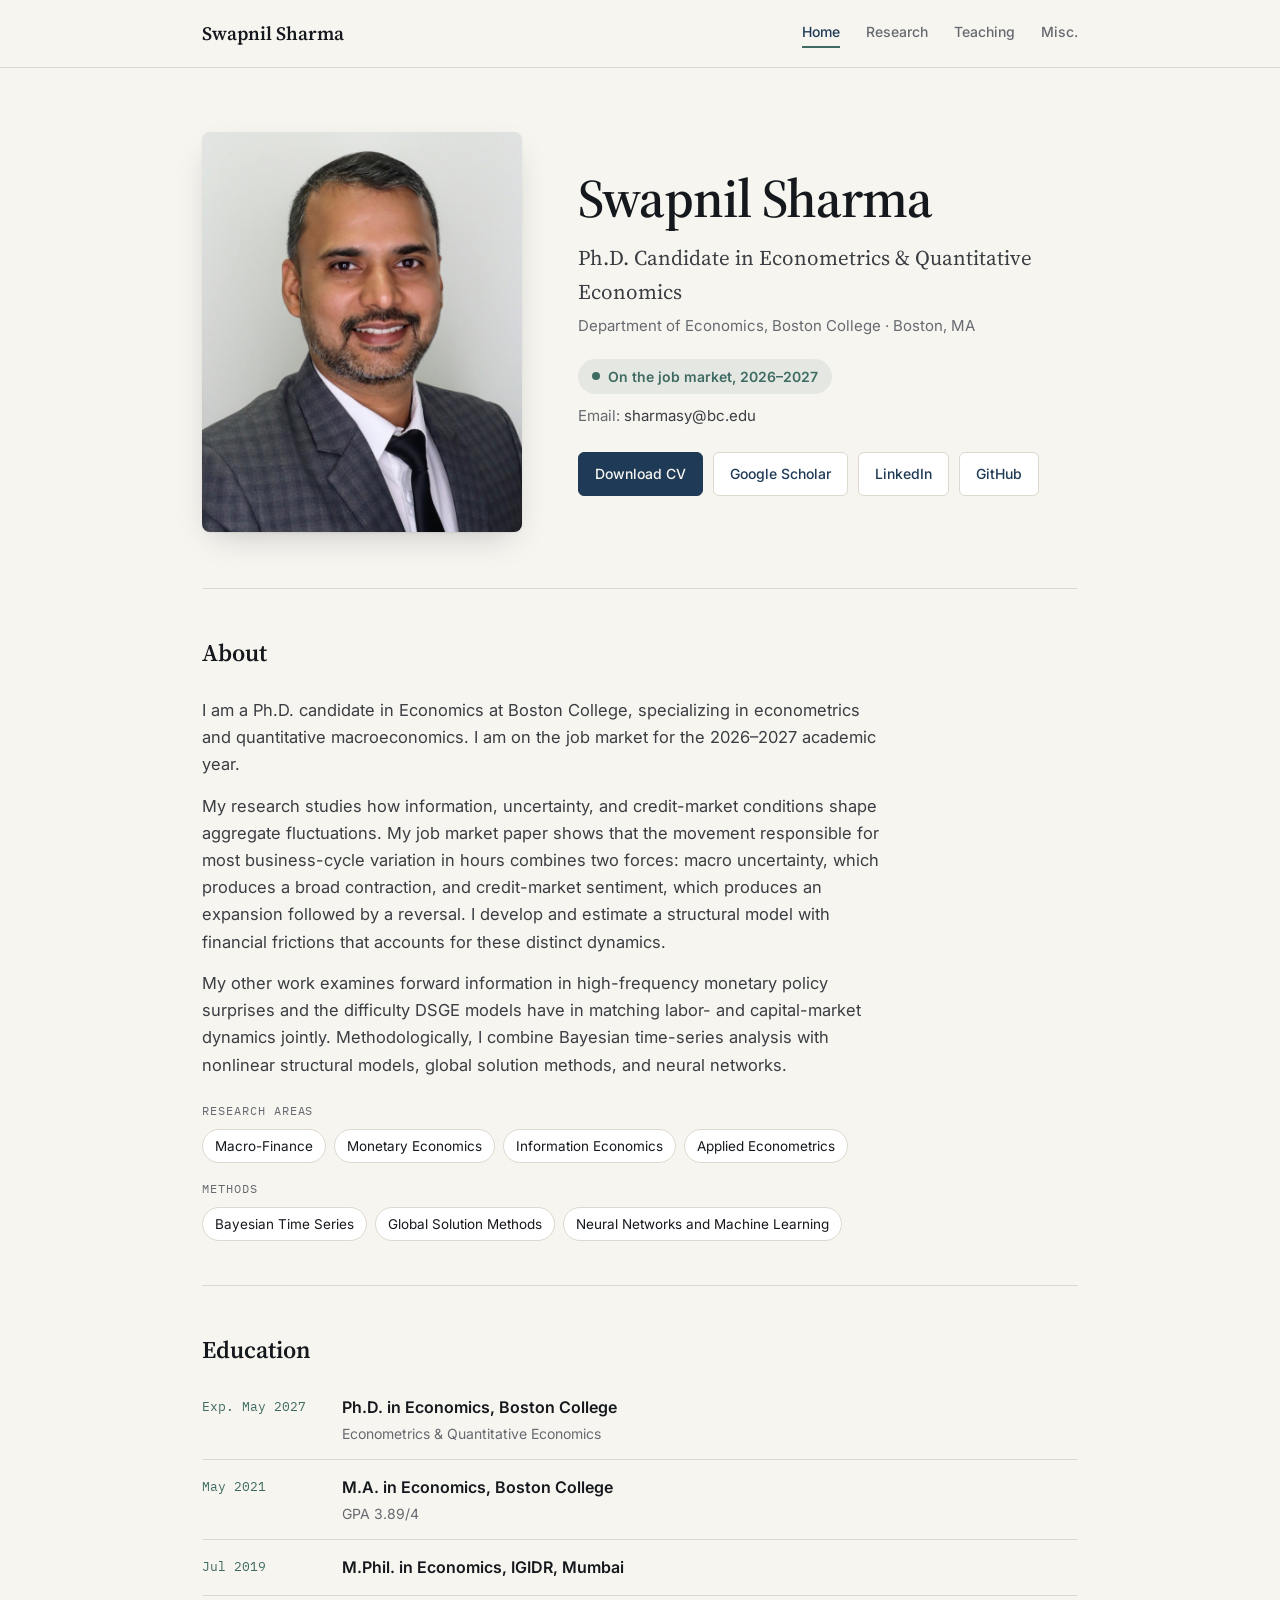
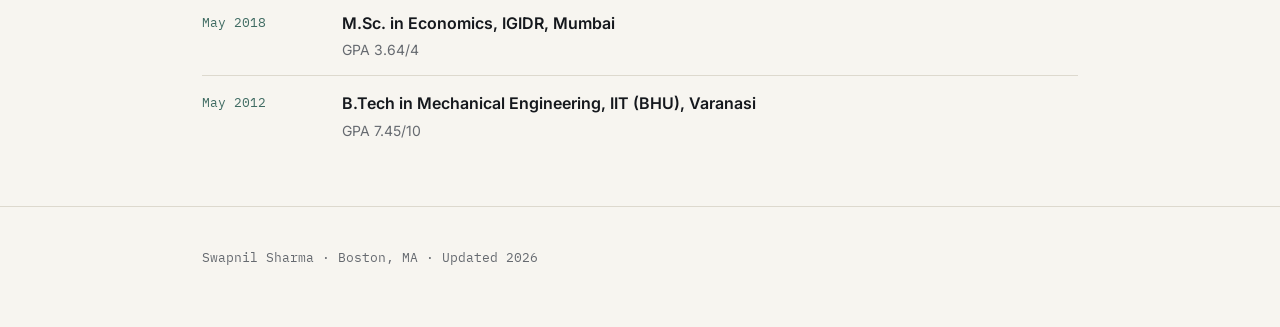
<file: index.html>
<!DOCTYPE html>
<html lang="en">
<head>
<meta charset="UTF-8">
<meta name="viewport" content="width=device-width, initial-scale=1.0">
<title>Swapnil Sharma | PhD Candidate | Boston College</title>
<meta name="description" content="Swapnil Sharma is a Ph.D. candidate in Econometrics and Quantitative Economics at Boston College. Explore his research in macroeconomics, macro-finance, monetary economics, and applied econometrics.">
<link rel="canonical" href="https://swapnil-phd.github.io/">
<link rel="preconnect" href="https://fonts.googleapis.com">
<link rel="preconnect" href="https://fonts.gstatic.com" crossorigin>
<link href="https://fonts.googleapis.com/css2?family=Source+Serif+4:opsz,wght@8..60,400;8..60,500;8..60,600&family=Inter:wght@400;500;600&family=IBM+Plex+Mono:wght@400;500&display=swap" rel="stylesheet">
<link rel="stylesheet" href="style.css">
<style>
  .hero{
    padding:64px 0 56px;
    display:grid; grid-template-columns:320px 1fr; gap:56px; align-items:center;
  }
  .photo{
    width:100%; aspect-ratio:4/5; border-radius:8px; overflow:hidden;
    background:var(--tint);
    box-shadow:0 1px 2px rgba(21,24,29,0.06), 0 12px 32px -12px rgba(21,24,29,0.25);
  }
  .photo img{width:100%; height:100%; object-fit:cover; object-position:50% 30%; display:block;}

  .hero h1{font-size:clamp(36px, 5.5vw, 54px);}
  .role{font-family:var(--serif); font-size:clamp(18px, 2.4vw, 21px); color:var(--body); margin-top:12px;}
  .affil{font-size:15px; color:var(--muted); margin-top:4px;}
  .jm-badge{
    display:inline-flex; align-items:center; gap:8px; margin-top:20px;
    font-size:14px; font-weight:600; color:var(--teal);
    padding:6px 14px; border-radius:999px; background:rgba(63,107,98,0.1);
  }
  .jm-badge::before{content:""; width:8px; height:8px; border-radius:50%; background:var(--teal);}
  .jm-email{margin-top:10px; font-size:15px; color:var(--muted);}
  .jm-email a{color:var(--body); border-bottom:1px solid var(--line);}
  .actions{margin-top:24px; display:flex; flex-wrap:wrap; gap:10px;}
  .actions a{border-bottom-width:1px;}

  .about p{max-width:68ch; font-size:16.5px; color:var(--body);}
  .about p + p{margin-top:14px;}
  .focus-group{margin-top:22px;}
  .focus-group + .focus-group{margin-top:16px;}
  .focus-label{font-family:var(--mono); font-size:12px; color:var(--muted); text-transform:uppercase; letter-spacing:0.08em; margin-bottom:8px;}
  .fields{display:flex; flex-wrap:wrap; gap:8px;}
  .field{font-size:13.5px; padding:5px 12px; border:1px solid var(--rule); border-radius:999px; background:var(--surface); color:var(--ink);}

  .edu-item{display:grid; grid-template-columns:120px 1fr; gap:20px; padding:14px 0; border-bottom:1px solid var(--rule);}
  .edu-item:first-of-type{padding-top:0;}
  .edu-item:last-child{border-bottom:none; padding-bottom:0;}
  .edu-date{font-family:var(--mono); font-size:13px; color:var(--teal); padding-top:2px;}
  .edu-school{font-weight:600; font-size:16px;}
  .edu-detail{font-size:14px; color:var(--muted); margin-top:2px;}

  @media (max-width:760px){
    .hero{grid-template-columns:1fr; gap:32px; padding-top:40px; text-align:center;}
    .photo{max-width:260px; margin:0 auto;}
    .actions{justify-content:center;}
  }
  @media (max-width:560px){
    .edu-item{grid-template-columns:1fr; gap:2px;}
  }
</style>
</head>
<body>

<nav class="topnav">
  <div class="nav-inner">
    <a class="nav-name" href="index.html">Swapnil Sharma</a>
    <div class="nav-links">
      <a href="index.html" class="active">Home</a>
      <a href="research.html">Research</a>
      <a href="teaching.html">Teaching</a>
      <a href="projects.html">Misc.</a>
    </div>
  </div>
</nav>

<main>
<div class="wrap">

  <header class="hero">
    <div class="photo">
      <img src="photo-web.jpg" alt="Portrait of Swapnil Sharma" width="900" height="878">
    </div>
    <div class="hero-text">
      <h1>Swapnil Sharma</h1>
      <p class="role">Ph.D. Candidate in Econometrics &amp; Quantitative Economics</p>
      <p class="affil">Department of Economics, Boston College · Boston, MA</p>
      <div class="jm-badge">On the job market, 2026–2027</div>
      <div class="jm-email">Email: <a href="mailto:sharmasy@bc.edu">sharmasy@bc.edu</a></div>
      <div class="actions">
        <a class="btn btn-primary" href="Swapnil_Sharma_CV.pdf" target="_blank" rel="noopener">Download CV</a>
        <a class="btn" href="https://scholar.google.com/citations?hl=en&user=rOOCBhIAAAAJ&view_op=list_works&authuser=2" target="_blank" rel="noopener">Google Scholar</a>
        <a class="btn" href="https://linkedin.com/in/swapnilsharmaphd" target="_blank" rel="noopener">LinkedIn</a>
        <a class="btn" href="https://github.com/Swapnil-PhD" target="_blank" rel="noopener">GitHub</a>
      </div>
    </div>
  </header>

  <section class="about" id="about">
    <h2 class="label">About</h2>
    <p>I am a Ph.D. candidate in Economics at Boston College, specializing in econometrics and quantitative macroeconomics. I am on the job market for the 2026–2027 academic year.</p>
    <p>My research studies how information, uncertainty, and credit-market conditions shape aggregate fluctuations. My job market paper shows that the movement responsible for most business-cycle variation in hours combines two forces: macro uncertainty, which produces a broad contraction, and credit-market sentiment, which produces an expansion followed by a reversal. I develop and estimate a structural model with financial frictions that accounts for these distinct dynamics.</p>
    <p>My other work examines forward information in high-frequency monetary policy surprises and the difficulty DSGE models have in matching labor- and capital-market dynamics jointly. Methodologically, I combine Bayesian time-series analysis with nonlinear structural models, global solution methods, and neural networks.</p>
    <div class="focus-group">
      <div class="focus-label">Research Areas</div>
      <div class="fields">
        <span class="field">Macro-Finance</span>
        <span class="field">Monetary Economics</span>
        <span class="field">Information Economics</span>
        <span class="field">Applied Econometrics</span>
      </div>
    </div>
    <div class="focus-group">
      <div class="focus-label">Methods</div>
      <div class="fields">
        <span class="field">Bayesian Time Series</span>
        <span class="field">Global Solution Methods</span>
        <span class="field">Neural Networks and Machine Learning</span>
      </div>
    </div>
  </section>

  <section id="education">
    <h2 class="label">Education</h2>
    <div class="edu-item">
      <div class="edu-date">Exp. May 2027</div>
      <div>
        <div class="edu-school">Ph.D. in Economics, Boston College</div>
        <div class="edu-detail">Econometrics &amp; Quantitative Economics</div>
      </div>
    </div>
    <div class="edu-item">
      <div class="edu-date">May 2021</div>
      <div>
        <div class="edu-school">M.A. in Economics, Boston College</div>
        <div class="edu-detail">GPA 3.89/4</div>
      </div>
    </div>
    <div class="edu-item">
      <div class="edu-date">Jul 2019</div>
      <div><div class="edu-school">M.Phil. in Economics, IGIDR, Mumbai</div></div>
    </div>
    <div class="edu-item">
      <div class="edu-date">May 2018</div>
      <div>
        <div class="edu-school">M.Sc. in Economics, IGIDR, Mumbai</div>
        <div class="edu-detail">GPA 3.64/4</div>
      </div>
    </div>
    <div class="edu-item">
      <div class="edu-date">May 2012</div>
      <div>
        <div class="edu-school">B.Tech in Mechanical Engineering, IIT (BHU), Varanasi</div>
        <div class="edu-detail">GPA 7.45/10</div>
      </div>
    </div>
  </section>

</div>
</main>

<footer>
  <div class="wrap">
    <p class="footer-text">Swapnil Sharma · Boston, MA · Updated 2026</p>
  </div>
</footer>

</body>
</html>
</file>
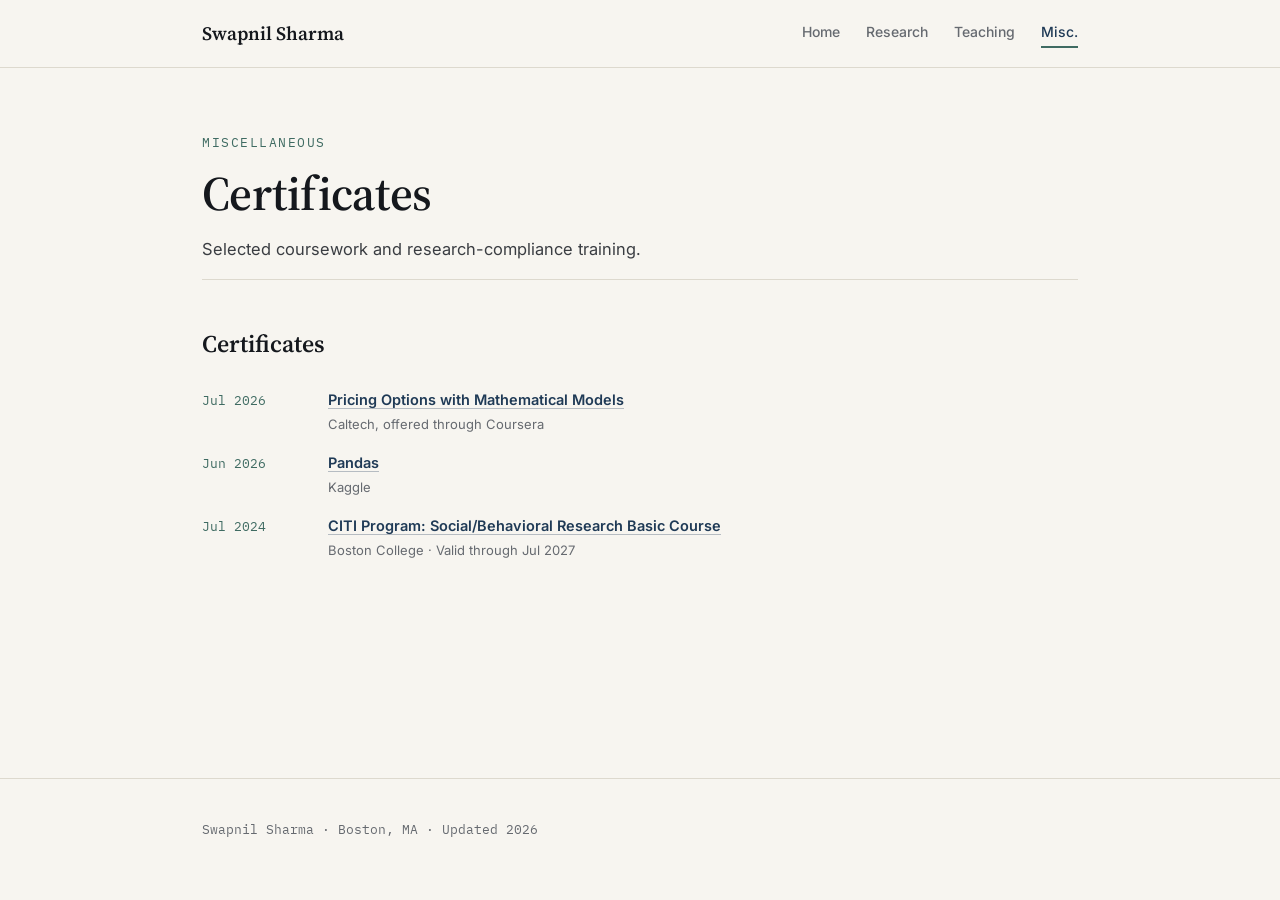
<file: projects.html>
<!DOCTYPE html>
<html lang="en">
<head>
<meta charset="UTF-8">
<meta name="viewport" content="width=device-width, initial-scale=1.0">
<title>Miscellaneous | Swapnil Sharma</title>
<link rel="preconnect" href="https://fonts.googleapis.com">
<link rel="preconnect" href="https://fonts.gstatic.com" crossorigin>
<link href="https://fonts.googleapis.com/css2?family=Source+Serif+4:opsz,wght@8..60,400;8..60,500;8..60,600&family=Inter:wght@400;500;600&family=IBM+Plex+Mono:wght@400;500&display=swap" rel="stylesheet">
<link rel="stylesheet" href="style.css">
<style>
  .cert-item{display:grid; grid-template-columns:110px 1fr; gap:16px; margin-bottom:16px;}
  .cert-item:last-child{margin-bottom:0;}
  .cert-date{font-family:var(--mono); font-size:12.5px; color:var(--teal); padding-top:2px;}
  .cert-name{font-weight:600; font-size:14.5px;}
  .cert-name a{color:var(--navy);}
  .cert-note{font-size:13px; color:var(--muted); margin-top:2px;}

  @media (max-width:560px){.cert-item{grid-template-columns:1fr;}}
</style>
</head>
<body>

<nav class="topnav">
  <div class="nav-inner">
    <a class="nav-name" href="index.html">Swapnil Sharma</a>
    <div class="nav-links">
      <a href="index.html">Home</a>
      <a href="research.html">Research</a>
      <a href="teaching.html">Teaching</a>
      <a href="projects.html" class="active">Misc.</a>
    </div>
  </div>
</nav>

<main>
<div class="wrap">

  <header class="page-header">
    <div class="eyebrow">Miscellaneous</div>
    <h1>Certificates</h1>
    <p class="page-intro">Selected coursework and research-compliance training.</p>
  </header>

  <section id="certificates">
    <div class="label">Certificates</div>
    <div class="cert-item">
      <div class="cert-date">Jul 2026</div>
      <div>
        <div class="cert-name"><a href="certificates/pricing-options-caltech-coursera.pdf" target="_blank" rel="noopener">Pricing Options with Mathematical Models</a></div>
        <div class="cert-note">Caltech, offered through Coursera</div>
      </div>
    </div>
    <div class="cert-item">
      <div class="cert-date">Jun 2026</div>
      <div>
        <div class="cert-name"><a href="certificates/kaggle-pandas.png" target="_blank" rel="noopener">Pandas</a></div>
        <div class="cert-note">Kaggle</div>
      </div>
    </div>
    <div class="cert-item">
      <div class="cert-date">Jul 2024</div>
      <div>
        <div class="cert-name"><a href="certificates/citi-social-behavioral-research.pdf" target="_blank" rel="noopener">CITI Program: Social/Behavioral Research Basic Course</a></div>
        <div class="cert-note">Boston College · Valid through Jul 2027</div>
      </div>
    </div>
  </section>

</div>
</main>

<footer>
  <div class="wrap">
    <p class="footer-text">Swapnil Sharma · Boston, MA · Updated 2026</p>
  </div>
</footer>

</body>
</html>
</file>
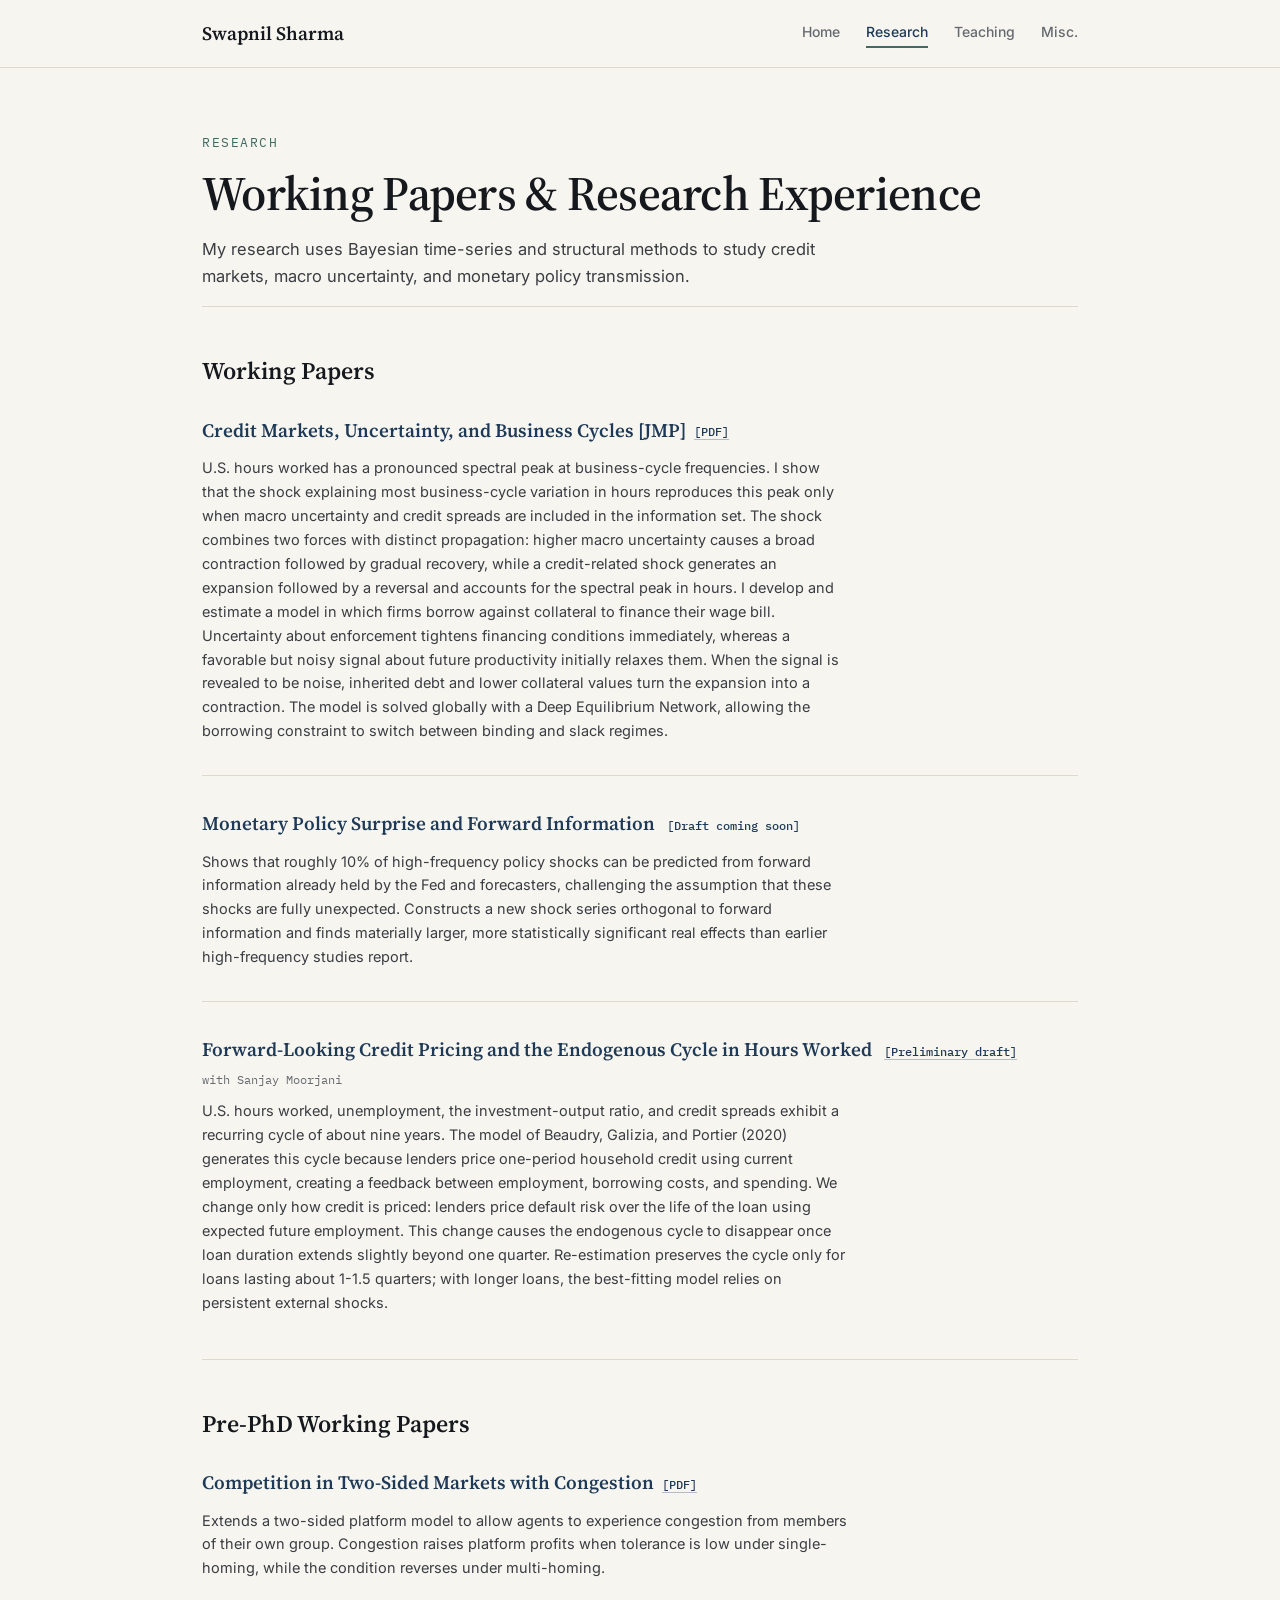
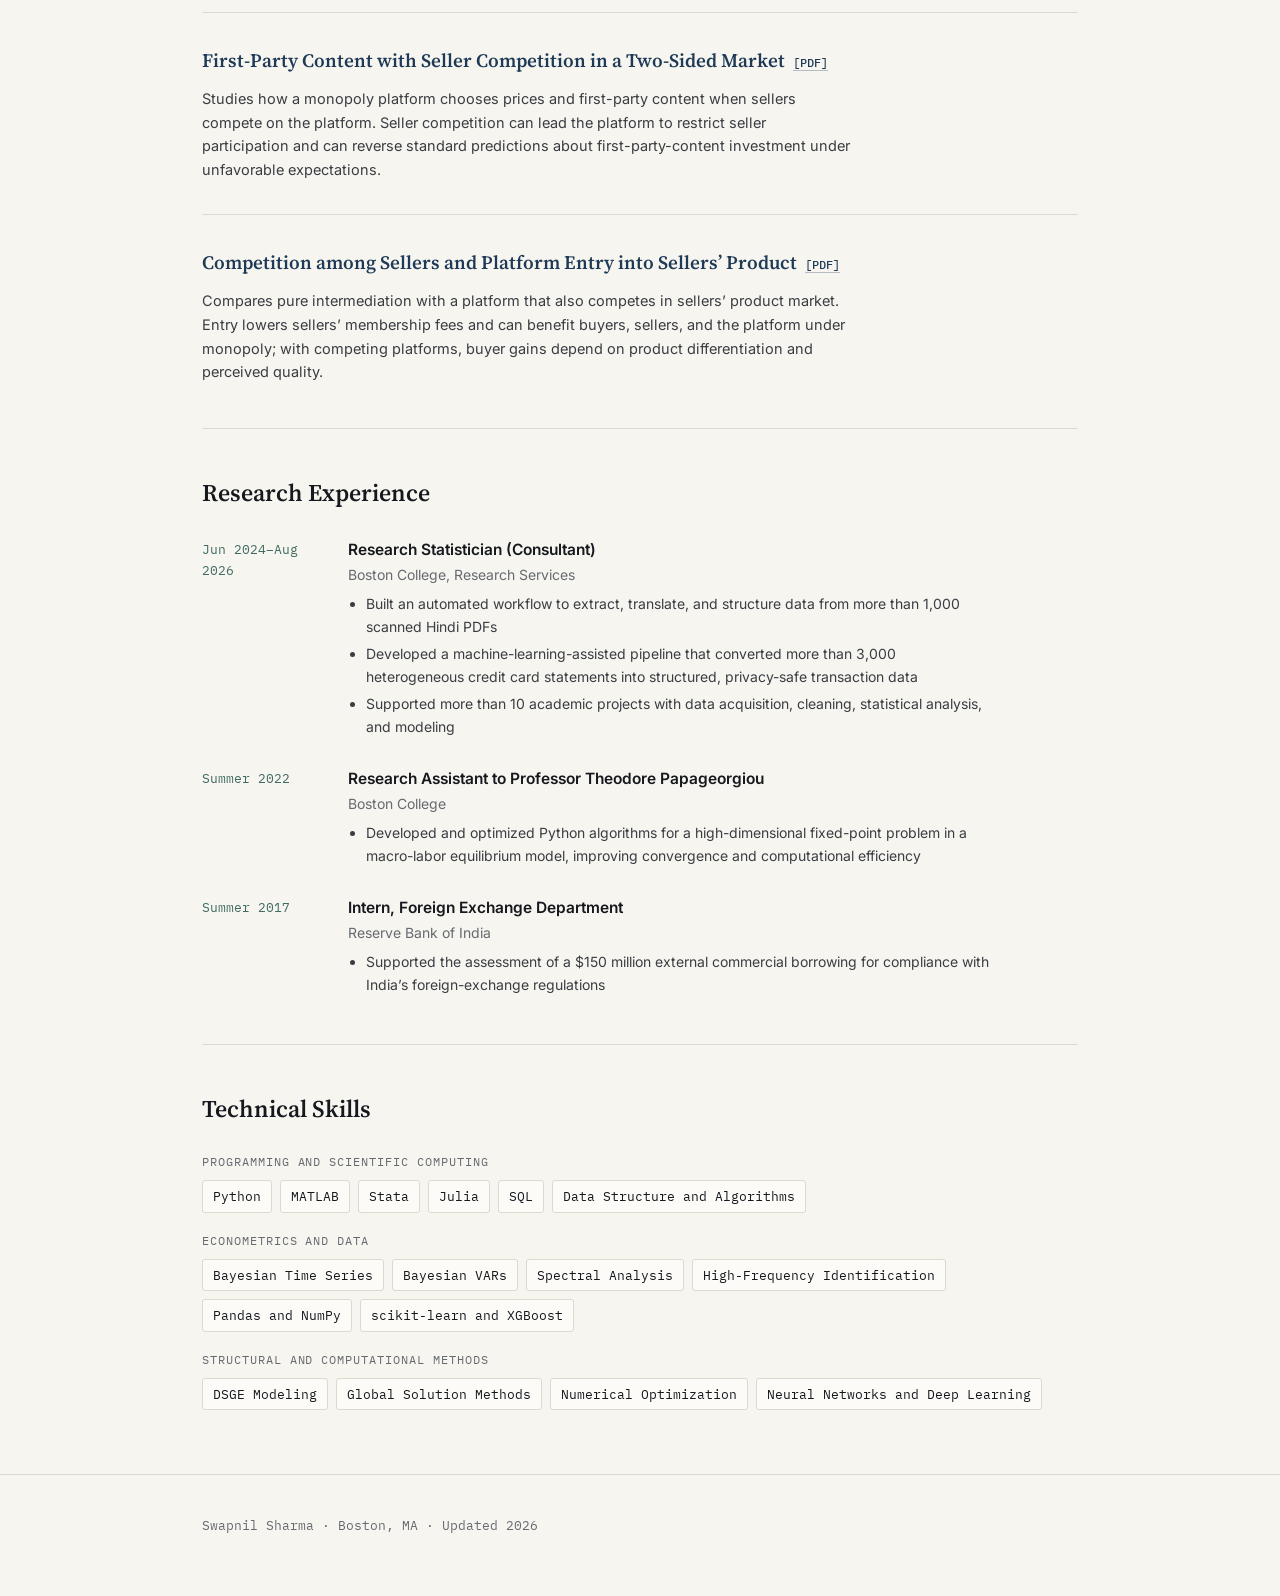
<file: research.html>
<!DOCTYPE html>
<html lang="en">
<head>
<meta charset="UTF-8">
<meta name="viewport" content="width=device-width, initial-scale=1.0">
<title>Research | Swapnil Sharma</title>
<link rel="preconnect" href="https://fonts.googleapis.com">
<link rel="preconnect" href="https://fonts.gstatic.com" crossorigin>
<link href="https://fonts.googleapis.com/css2?family=Source+Serif+4:opsz,wght@8..60,400;8..60,500;8..60,600&family=Inter:wght@400;500;600&family=IBM+Plex+Mono:wght@400;500&display=swap" rel="stylesheet">
<link rel="stylesheet" href="style.css">
<style>
  .paper{margin-bottom:32px; padding-bottom:32px; border-bottom:1px solid var(--rule);}
  .paper:last-child{margin-bottom:0; padding-bottom:0; border-bottom:none;}
  .paper-title{font-family:var(--serif); font-weight:600; font-size:19px; color:var(--navy);}
  .paper-link{font-family:var(--mono); font-size:12px; font-weight:500; margin-left:8px; vertical-align:middle;}
  .paper-coauthor{font-family:var(--mono); font-size:12px; color:var(--muted); margin-top:4px;}
  .paper-desc{margin-top:10px; font-size:14.5px; color:#3A3D42;}

  .job{display:grid; grid-template-columns:130px 1fr; gap:16px; margin-bottom:24px;}
  .job:last-child{margin-bottom:0;}
  .job-date{font-family:var(--mono); font-size:12.5px; color:var(--teal); padding-top:2px;}
  .job-title{font-weight:600; font-size:15.5px;}
  .job-org{font-size:14px; color:var(--muted); margin-bottom:6px;}
  .job ul{padding-left:18px; font-size:14px; color:#3A3D42;}
  .job li{margin-bottom:4px;}

  .skill-group{margin-bottom:18px;}
  .skill-group:last-child{margin-bottom:0;}
  .skill-label{font-family:var(--mono); font-size:12px; color:var(--muted); text-transform:uppercase; letter-spacing:0.08em; margin-bottom:8px;}
  .tags{display:flex; flex-wrap:wrap; gap:8px;}
  .tag{font-family:var(--mono); font-size:12.5px; padding:5px 10px; border:1px solid var(--rule); border-radius:3px; color:var(--ink); background:#FCFBF8;}

  @media (max-width:560px){.job{grid-template-columns:1fr;}}
</style>
</head>
<body>

<nav class="topnav">
  <div class="nav-inner">
    <a class="nav-name" href="index.html">Swapnil Sharma</a>
    <div class="nav-links">
      <a href="index.html">Home</a>
      <a href="research.html" class="active">Research</a>
      <a href="teaching.html">Teaching</a>
      <a href="projects.html">Misc.</a>
    </div>
  </div>
</nav>

<main>
<div class="wrap">

  <header class="page-header">
    <div class="eyebrow">Research</div>
    <h1>Working Papers &amp; Research Experience</h1>
    <p class="page-intro">My research uses Bayesian time-series and structural methods to study credit markets, macro uncertainty, and monetary policy transmission.</p>
  </header>

  <section id="papers">
    <div class="label">Working Papers</div>

    <div class="paper">
      <div class="paper-title">Credit Markets, Uncertainty, and Business Cycles [JMP]<a class="paper-link" href="papers/credit-market-uncertainty-business-cycle.pdf" target="_blank" rel="noopener">[PDF]</a></div>
      <p class="paper-desc">U.S. hours worked has a pronounced spectral peak at business-cycle frequencies. I show that the shock explaining most business-cycle variation in hours reproduces this peak only when macro uncertainty and credit spreads are included in the information set. The shock combines two forces with distinct propagation: higher macro uncertainty causes a broad contraction followed by gradual recovery, while a credit-related shock generates an expansion followed by a reversal and accounts for the spectral peak in hours. I develop and estimate a model in which firms borrow against collateral to finance their wage bill. Uncertainty about enforcement tightens financing conditions immediately, whereas a favorable but noisy signal about future productivity initially relaxes them. When the signal is revealed to be noise, inherited debt and lower collateral values turn the expansion into a contraction. The model is solved globally with a Deep Equilibrium Network, allowing the borrowing constraint to switch between binding and slack regimes.</p>
    </div>

    <div class="paper">
      <div class="paper-title">Monetary Policy Surprise and Forward Information <span class="paper-link">[Draft coming soon]</span></div>
      <p class="paper-desc">Shows that roughly 10% of high-frequency policy shocks can be predicted from forward information already held by the Fed and forecasters, challenging the assumption that these shocks are fully unexpected. Constructs a new shock series orthogonal to forward information and finds materially larger, more statistically significant real effects than earlier high-frequency studies report.</p>
    </div>

    <div class="paper">
      <div class="paper-title">Forward-Looking Credit Pricing and the Endogenous Cycle in Hours Worked <a class="paper-link" href="papers/forward_looking_credit_cycle.pdf" target="_blank" rel="noopener">[Preliminary draft]</a></div>
      <div class="paper-coauthor">with Sanjay Moorjani</div>
      <p class="paper-desc">U.S. hours worked, unemployment, the investment-output ratio, and credit spreads exhibit a recurring cycle of about nine years. The model of Beaudry, Galizia, and Portier (2020) generates this cycle because lenders price one-period household credit using current employment, creating a feedback between employment, borrowing costs, and spending. We change only how credit is priced: lenders price default risk over the life of the loan using expected future employment. This change causes the endogenous cycle to disappear once loan duration extends slightly beyond one quarter. Re-estimation preserves the cycle only for loans lasting about 1-1.5 quarters; with longer loans, the best-fitting model relies on persistent external shocks.</p>
    </div>
  </section>

  <section id="pre-phd-papers">
    <div class="label">Pre-PhD Working Papers</div>

    <div class="paper">
      <div class="paper-title">Competition in Two-Sided Markets with Congestion<a class="paper-link" href="Pre-PhD/Competition%20in%20Two%20Sided%20Market%20with%20Congestion.pdf" target="_blank" rel="noopener">[PDF]</a></div>
      <p class="paper-desc">Extends a two-sided platform model to allow agents to experience congestion from members of their own group. Congestion raises platform profits when tolerance is low under single-homing, while the condition reverses under multi-homing.</p>
    </div>

    <div class="paper">
      <div class="paper-title">First-Party Content with Seller Competition in a Two-Sided Market<a class="paper-link" href="Pre-PhD/First-Party%20Content%20with%20Seller%20Competition.pdf" target="_blank" rel="noopener">[PDF]</a></div>
      <p class="paper-desc">Studies how a monopoly platform chooses prices and first-party content when sellers compete on the platform. Seller competition can lead the platform to restrict seller participation and can reverse standard predictions about first-party-content investment under unfavorable expectations.</p>
    </div>

    <div class="paper">
      <div class="paper-title">Competition among Sellers and Platform Entry into Sellers’ Product<a class="paper-link" href="Pre-PhD/Seller%20Competition%20and%20Platform%20Entry.pdf" target="_blank" rel="noopener">[PDF]</a></div>
      <p class="paper-desc">Compares pure intermediation with a platform that also competes in sellers’ product market. Entry lowers sellers’ membership fees and can benefit buyers, sellers, and the platform under monopoly; with competing platforms, buyer gains depend on product differentiation and perceived quality.</p>
    </div>
  </section>

  <section id="experience">
    <div class="label">Research Experience</div>

    <div class="job">
      <div class="job-date">Jun 2024–Aug 2026</div>
      <div>
        <div class="job-title">Research Statistician (Consultant)</div>
        <div class="job-org">Boston College, Research Services</div>
        <ul>
          <li>Built an automated workflow to extract, translate, and structure data from more than 1,000 scanned Hindi PDFs</li>
          <li>Developed a machine-learning-assisted pipeline that converted more than 3,000 heterogeneous credit card statements into structured, privacy-safe transaction data</li>
          <li>Supported more than 10 academic projects with data acquisition, cleaning, statistical analysis, and modeling</li>
        </ul>
      </div>
    </div>

    <div class="job">
      <div class="job-date">Summer 2022</div>
      <div>
        <div class="job-title">Research Assistant to Professor Theodore Papageorgiou</div>
        <div class="job-org">Boston College</div>
        <ul>
          <li>Developed and optimized Python algorithms for a high-dimensional fixed-point problem in a macro-labor equilibrium model, improving convergence and computational efficiency</li>
        </ul>
      </div>
    </div>

    <div class="job">
      <div class="job-date">Summer 2017</div>
      <div>
        <div class="job-title">Intern, Foreign Exchange Department</div>
        <div class="job-org">Reserve Bank of India</div>
        <ul>
          <li>Supported the assessment of a $150 million external commercial borrowing for compliance with India’s foreign-exchange regulations</li>
        </ul>
      </div>
    </div>
  </section>

  <section id="skills">
    <div class="label">Technical Skills</div>
    <div class="skill-group">
      <div class="skill-label">Programming and Scientific Computing</div>
      <div class="tags">
        <span class="tag">Python</span>
        <span class="tag">MATLAB</span>
        <span class="tag">Stata</span>
        <span class="tag">Julia</span>
        <span class="tag">SQL</span>
        <span class="tag">Data Structure and Algorithms</span>
      </div>
    </div>
    <div class="skill-group">
      <div class="skill-label">Econometrics and Data</div>
      <div class="tags">
        <span class="tag">Bayesian Time Series</span>
        <span class="tag">Bayesian VARs</span>
        <span class="tag">Spectral Analysis</span>
        <span class="tag">High-Frequency Identification</span>
        <span class="tag">Pandas and NumPy</span>
        <span class="tag">scikit-learn and XGBoost</span>
      </div>
    </div>
    <div class="skill-group">
      <div class="skill-label">Structural and Computational Methods</div>
      <div class="tags">
        <span class="tag">DSGE Modeling</span>
        <span class="tag">Global Solution Methods</span>
        <span class="tag">Numerical Optimization</span>
        <span class="tag">Neural Networks and Deep Learning</span>
      </div>
    </div>
  </section>

</div>
</main>

<footer>
  <div class="wrap">
    <p class="footer-text">Swapnil Sharma · Boston, MA · Updated 2026</p>
  </div>
</footer>

</body>
</html>
</file>
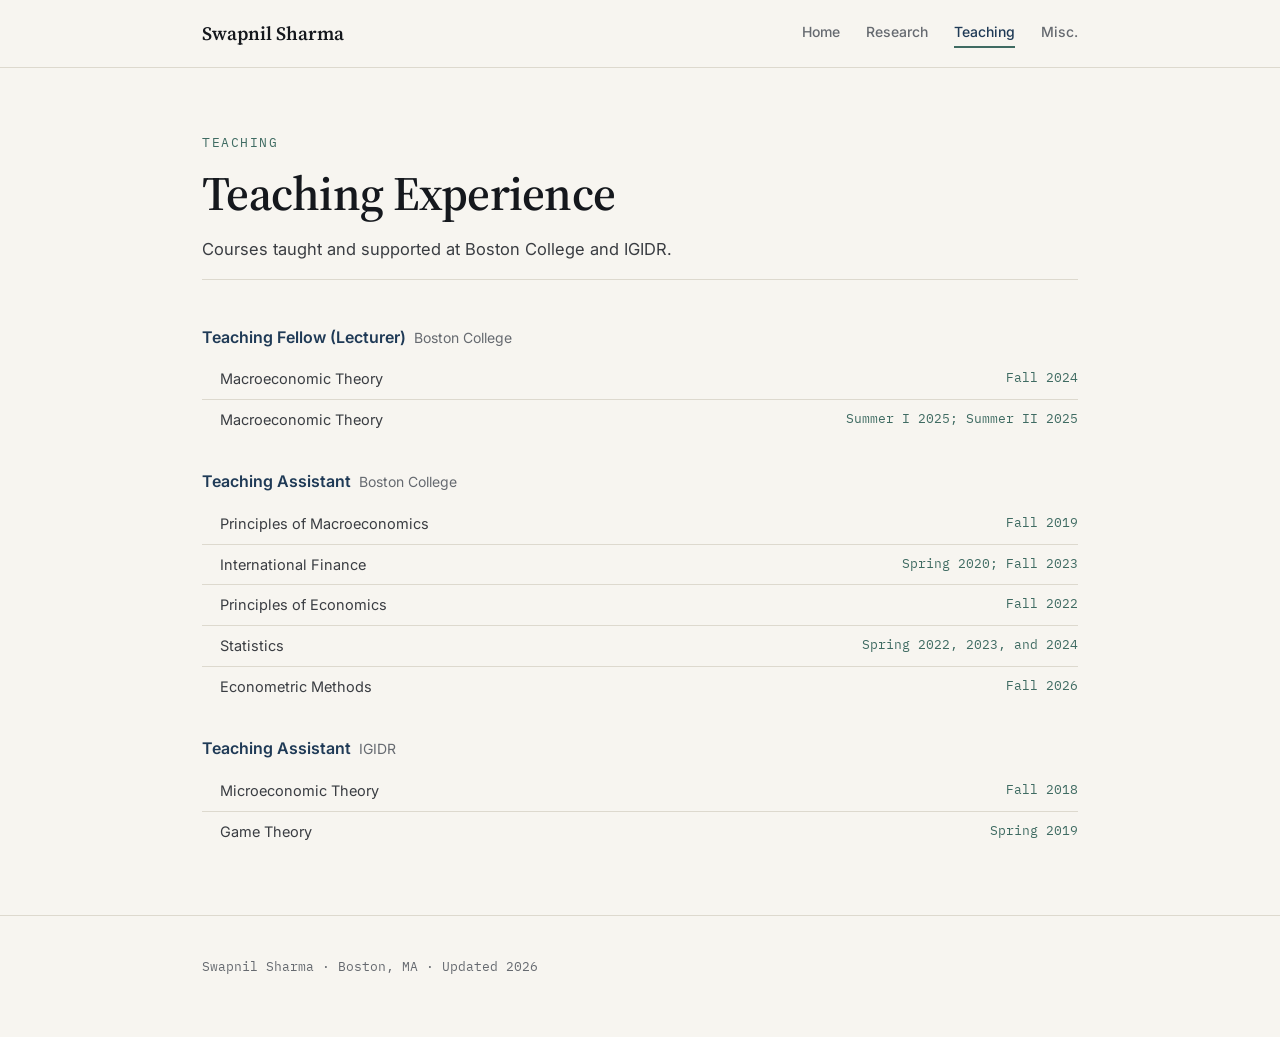
<file: teaching.html>
<!DOCTYPE html>
<html lang="en">
<head>
<meta charset="UTF-8">
<meta name="viewport" content="width=device-width, initial-scale=1.0">
<title>Teaching | Swapnil Sharma</title>
<link rel="preconnect" href="https://fonts.googleapis.com">
<link rel="preconnect" href="https://fonts.gstatic.com" crossorigin>
<link href="https://fonts.googleapis.com/css2?family=Source+Serif+4:opsz,wght@8..60,400;8..60,500;8..60,600&family=Inter:wght@400;500;600&family=IBM+Plex+Mono:wght@400;500&display=swap" rel="stylesheet">
<link rel="stylesheet" href="style.css">
<style>
  .teaching-group{margin-bottom:28px;}
  .teaching-group:last-child{margin-bottom:0;}
  .teaching-heading{display:flex; align-items:baseline; gap:8px; margin-bottom:9px;}
  .teaching-role{font-weight:600; font-size:16px; color:var(--navy);}
  .teaching-org{font-size:14px; color:var(--muted);}
  .course-row{display:grid; grid-template-columns:minmax(0,1fr) auto; gap:24px; padding:8px 0 8px 18px; border-bottom:1px solid var(--rule);}
  .course-row:last-child{border-bottom:0;}
  .course-name{font-size:14.5px; color:#3A3D42;}
  .course-date{font-family:var(--mono); font-size:12.5px; color:var(--teal); text-align:right; white-space:nowrap;}

  @media (max-width:560px){
    .teaching-heading{display:block;}
    .teaching-org{margin-top:2px;}
    .course-row{grid-template-columns:1fr; gap:3px; padding-left:0;}
    .course-date{text-align:left; white-space:normal;}
  }
</style>
</head>
<body>

<nav class="topnav">
  <div class="nav-inner">
    <a class="nav-name" href="index.html">Swapnil Sharma</a>
    <div class="nav-links">
      <a href="index.html">Home</a>
      <a href="research.html">Research</a>
      <a href="teaching.html" class="active">Teaching</a>
      <a href="projects.html">Misc.</a>
    </div>
  </div>
</nav>

<main>
<div class="wrap">

  <header class="page-header">
    <div class="eyebrow">Teaching</div>
    <h1>Teaching Experience</h1>
    <p class="page-intro">Courses taught and supported at Boston College and IGIDR.</p>
  </header>

  <section id="teaching-experience">
    <div class="teaching-group">
      <div class="teaching-heading">
        <span class="teaching-role">Teaching Fellow (Lecturer)</span>
        <span class="teaching-org">Boston College</span>
      </div>
      <div class="course-row">
        <span class="course-name">Macroeconomic Theory</span>
        <span class="course-date">Fall 2024</span>
      </div>
      <div class="course-row">
        <span class="course-name">Macroeconomic Theory</span>
        <span class="course-date">Summer I 2025; Summer II 2025</span>
      </div>
    </div>

    <div class="teaching-group">
      <div class="teaching-heading">
        <span class="teaching-role">Teaching Assistant</span>
        <span class="teaching-org">Boston College</span>
      </div>
      <div class="course-row">
        <span class="course-name">Principles of Macroeconomics</span>
        <span class="course-date">Fall 2019</span>
      </div>
      <div class="course-row">
        <span class="course-name">International Finance</span>
        <span class="course-date">Spring 2020; Fall 2023</span>
      </div>
      <div class="course-row">
        <span class="course-name">Principles of Economics</span>
        <span class="course-date">Fall 2022</span>
      </div>
      <div class="course-row">
        <span class="course-name">Statistics</span>
        <span class="course-date">Spring 2022, 2023, and 2024</span>
      </div>
      <div class="course-row">
        <span class="course-name">Econometric Methods</span>
        <span class="course-date">Fall 2026</span>
      </div>
    </div>

    <div class="teaching-group">
      <div class="teaching-heading">
        <span class="teaching-role">Teaching Assistant</span>
        <span class="teaching-org">IGIDR</span>
      </div>
      <div class="course-row">
        <span class="course-name">Microeconomic Theory</span>
        <span class="course-date">Fall 2018</span>
      </div>
      <div class="course-row">
        <span class="course-name">Game Theory</span>
        <span class="course-date">Spring 2019</span>
      </div>
    </div>
  </section>

</div>
</main>

<footer>
  <div class="wrap">
    <p class="footer-text">Swapnil Sharma · Boston, MA · Updated 2026</p>
  </div>
</footer>

</body>
</html>
</file>
<file: style.css>
:root{
  --paper:#F7F5F0;
  --surface:#FFFFFF;
  --tint:#EFEBE1;
  --ink:#15181D;
  --body:#3A3D42;
  --navy:#1F3A56;
  --teal:#3F6B62;
  --rule:#DDD9CE;
  --muted:#666A70;
  --serif:'Source Serif 4', Georgia, serif;
  --sans:'Inter', -apple-system, sans-serif;
  --mono:'IBM Plex Mono', ui-monospace, monospace;
  --wrap:940px;
}
*{box-sizing:border-box; margin:0; padding:0;}
html{scroll-behavior:smooth;}
body{
  background:var(--paper);
  color:var(--ink);
  font-family:var(--sans);
  font-size:16px;
  line-height:1.65;
  -webkit-font-smoothing:antialiased;
  min-height:100vh;
  display:flex;
  flex-direction:column;
}
a{color:var(--navy); text-decoration:none; border-bottom:1px solid rgba(31,58,86,0.3);}
a:hover{border-bottom-color:var(--navy);}
.wrap{max-width:var(--wrap); margin:0 auto; padding:0 32px; width:100%;}

/* ---------- Nav ---------- */
nav.topnav{
  border-bottom:1px solid var(--rule);
  background:rgba(247,245,240,0.92);
  backdrop-filter:blur(6px);
  position:sticky; top:0; z-index:10;
}
.nav-inner{
  max-width:var(--wrap); margin:0 auto; padding:18px 32px;
  display:flex; justify-content:space-between; align-items:center; flex-wrap:wrap; gap:14px;
}
.nav-name{
  font-family:var(--serif); font-weight:600; font-size:19px; color:var(--ink);
  border-bottom:none;
}
.nav-name:hover{border-bottom:none;}
.nav-links{display:flex; flex-wrap:wrap; gap:26px; font-family:var(--sans); font-size:14px; font-weight:500;}
.nav-links a{border-bottom:2px solid transparent; color:var(--muted); padding-bottom:3px;}
.nav-links a:hover{color:var(--navy);}
.nav-links a.active{color:var(--navy); border-bottom-color:var(--teal);}

main{flex:1;}

/* ---------- Buttons ---------- */
.btn{
  display:inline-flex; align-items:center; gap:6px;
  font-family:var(--sans); font-size:14px; font-weight:500;
  padding:9px 16px; border:1px solid var(--rule); border-radius:6px;
  color:var(--navy); background:var(--surface);
  transition:border-color .15s, background .15s, color .15s;
}
.btn:hover{border-color:var(--navy);}
.btn-primary{background:var(--navy); border-color:var(--navy); color:var(--paper);}
.btn-primary:hover{background:#16293D; color:var(--paper);}

/* ---------- Section shared ---------- */
.page-header{padding:64px 0 16px;}
.eyebrow{
  font-family:var(--mono); font-size:12.5px; letter-spacing:0.12em;
  text-transform:uppercase; color:var(--teal); margin-bottom:14px;
}
h1{
  font-family:var(--serif); font-weight:600; font-size:clamp(32px, 5vw, 48px);
  line-height:1.1; letter-spacing:-0.015em; color:var(--ink);
}
.page-intro{margin-top:16px; max-width:62ch; font-size:16.5px; color:var(--body);}

section{padding:44px 0; border-top:1px solid var(--rule);}
section p, section ul{max-width:72ch;}
.label{
  font-family:var(--serif); font-size:24px; font-weight:600;
  color:var(--ink); margin-bottom:24px;
}

footer{padding:40px 0 60px; border-top:1px solid var(--rule); margin-top:20px;}
.footer-text{font-family:var(--mono); font-size:12.5px; color:var(--muted);}

@media (max-width:640px){
  .wrap{padding:0 20px;}
  .nav-inner{padding:14px 20px;}
  .nav-links{gap:16px; font-size:13px;}
  .page-header{padding:44px 0 8px;}
  .label{font-size:21px;}
}
</file>
